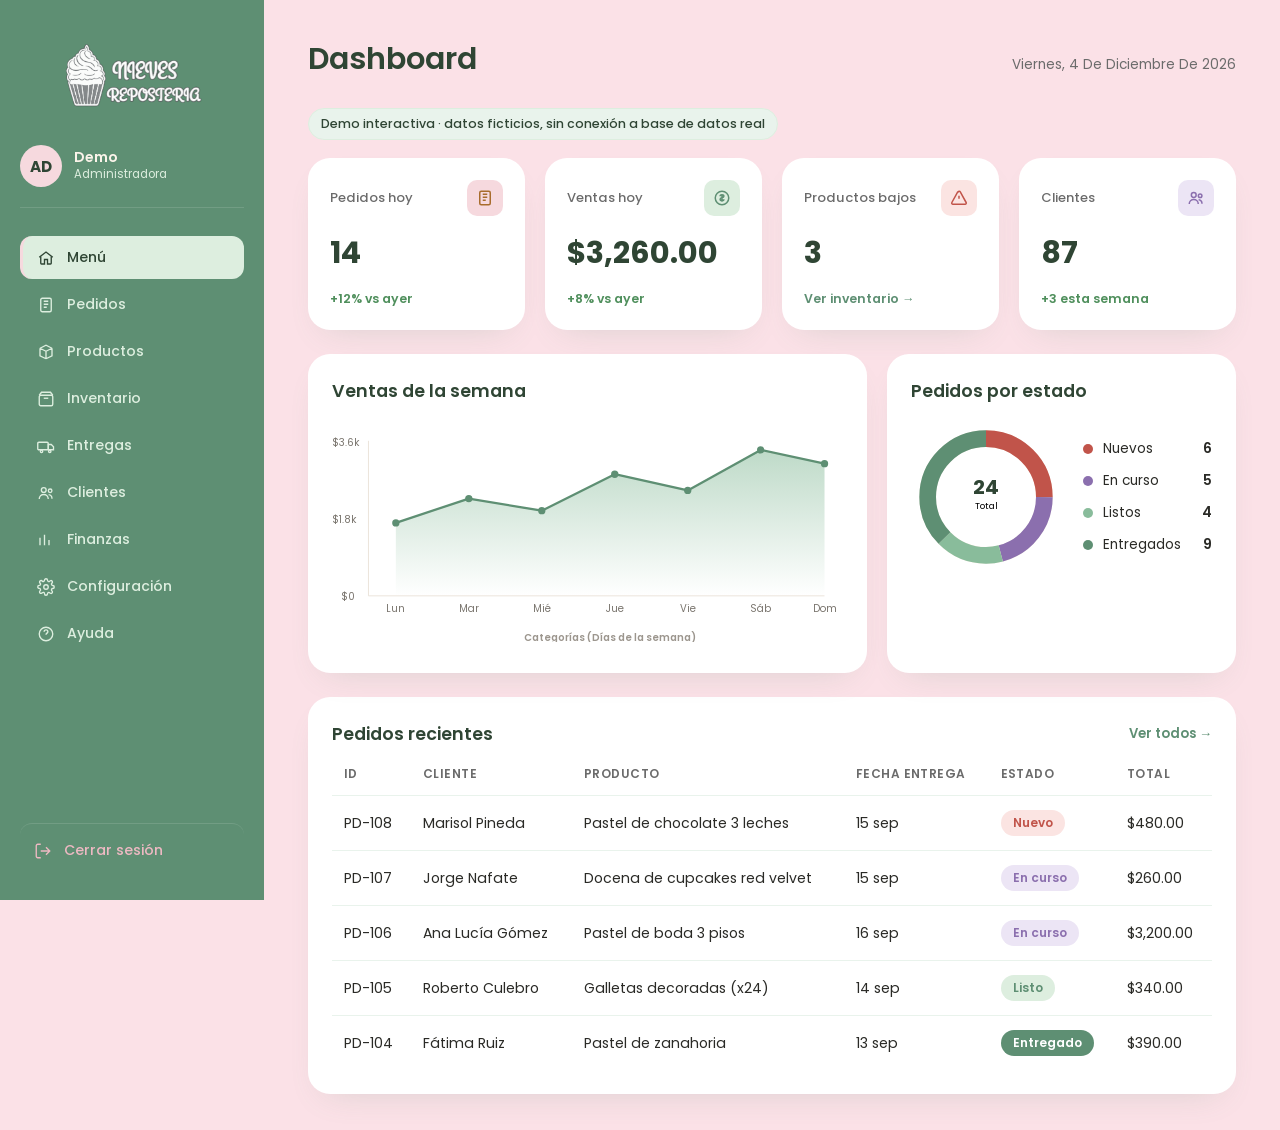
<file: demo/dashboard.html>
<!DOCTYPE html>
<html lang="es">
<head>
    <meta charset="UTF-8" />
    <meta name="viewport" content="width=device-width, initial-scale=1.0" />
    <title>BakingDesk — Dashboard (Demo)</title>
    <link rel="stylesheet" href="css/variables.css">
    <link rel="stylesheet" href="css/dashboard.css">
    <link rel="stylesheet" href="css/toast.css">
</head>
<body>

<div class="app">

    <!-- ================= SIDEBAR ================= -->
    <aside class="sidebar">

        <div class="sidebar__logo-container">
            <img src="img/logo.png" alt="Nieves Repostería" class="sidebar__logo">
        </div>

        <div class="sidebar__user">
            <div class="avatar" id="user-avatar">AD</div>
            <div>
                <div class="sidebar__user-name" id="user-name-display">Demo</div>
                <div class="sidebar__user-role" id="user-role-display">Administradora</div>
            </div>
        </div>

        <nav class="nav">
            <a class="nav__item active" href="dashboard.html" data-real="1">
                <svg viewBox="0 0 24 24" fill="none" stroke="currentColor" stroke-width="1.8"><path d="M3 11l9-7 9 7"/><path d="M5 10v9a1 1 0 001 1h4v-6h4v6h4a1 1 0 001-1v-9"/></svg>
                <span>Menú</span>
            </a>
            <a class="nav__item" href="#" data-toast="Pedidos: disponible en la versión completa">
                <svg viewBox="0 0 24 24" fill="none" stroke="currentColor" stroke-width="1.8"><rect x="5" y="3" width="14" height="18" rx="2"/><path d="M9 7h6M9 11h6M9 15h4"/></svg>
                <span>Pedidos</span>
            </a>
            <a class="nav__item" href="#" data-toast="Productos: disponible en la versión completa">
                <svg viewBox="0 0 24 24" fill="none" stroke="currentColor" stroke-width="1.8"><path d="M20 7l-8-4-8 4m16 0l-8 4m8-4v10l-8 4m0-10L4 7m8 4v10M4 7v10l8 4"/></svg>
                <span>Productos</span>
            </a>
            <a class="nav__item" href="#" data-toast="Inventario: disponible en la versión completa">
                <svg viewBox="0 0 24 24" fill="none" stroke="currentColor" stroke-width="1.8"><rect x="3" y="7" width="18" height="14" rx="2"/><path d="M3 7l3-4h12l3 4"/><path d="M9 11h6"/></svg>
                <span>Inventario</span>
            </a>
            <a class="nav__item" href="#" data-toast="Entregas: disponible en la versión completa">
                <svg viewBox="0 0 24 24" fill="none" stroke="currentColor" stroke-width="1.8"><rect x="1" y="7" width="14" height="10" rx="1.5"/><path d="M15 10h4l3 3v4h-7z"/><circle cx="6" cy="19" r="1.6"/><circle cx="17" cy="19" r="1.6"/></svg>
                <span>Entregas</span>
            </a>
            <a class="nav__item" href="#" data-toast="Clientes: disponible en la versión completa">
                <svg viewBox="0 0 24 24" fill="none" stroke="currentColor" stroke-width="1.8"><circle cx="9" cy="8" r="3.2"/><path d="M3 20c0-3.6 2.7-6 6-6s6 2.4 6 6"/><circle cx="17.5" cy="9" r="2.4"/><path d="M15.5 14.2c2.6.3 4.5 2.5 4.5 5.3"/></svg>
                <span>Clientes</span>
            </a>
            <a class="nav__item" href="#" data-toast="Finanzas: disponible en la versión completa">
                <svg viewBox="0 0 24 24" fill="none" stroke="currentColor" stroke-width="1.8"><path d="M4 19V9m6 10V5m6 14v-7"/></svg>
                <span>Finanzas</span>
            </a>
            <a class="nav__item" href="#" data-toast="Configuración: disponible en la versión completa">
                <svg viewBox="0 0 24 24" fill="none" stroke="currentColor" stroke-width="1.8"><circle cx="12" cy="12" r="3"/><path d="M19.4 15a1.7 1.7 0 00.3 1.9l.1.1a2 2 0 11-2.8 2.8l-.1-.1a1.7 1.7 0 00-1.9-.3 1.7 1.7 0 00-1 1.5V21a2 2 0 11-4 0v-.1a1.7 1.7 0 00-1-1.6 1.7 1.7 0 00-1.9.3l-.1.1a2 2 0 11-2.8-2.8l.1-.1a1.7 1.7 0 00.3-1.9 1.7 1.7 0 00-1.5-1H3a2 2 0 110-4h.1a1.7 1.7 0 001.5-1 1.7 1.7 0 00-.3-1.9l-.1-.1a2 2 0 112.8-2.8l.1.1a1.7 1.7 0 001.9.3H9a1.7 1.7 0 001-1.5V3a2 2 0 114 0v.1a1.7 1.7 0 001 1.5 1.7 1.7 0 001.9-.3l.1-.1a2 2 0 112.8 2.8l-.1.1a1.7 1.7 0 00-.3 1.9V9a1.7 1.7 0 001.5 1H21a2 2 0 110 4h-.1a1.7 1.7 0 00-1.5 1z"/></svg>
                <span>Configuración</span>
            </a>
            <a class="nav__item" href="#" data-toast="Ayuda: disponible en la versión completa">
                <svg viewBox="0 0 24 24" fill="none" stroke="currentColor" stroke-width="1.8">
                    <circle cx="12" cy="12" r="9"/>
                    <path d="M9.5 9a2.5 2.5 0 015 0c0 1.7-2.5 2-2.5 4"/>
                    <path d="M12 17h.01"/>
                </svg>
                <span>Ayuda</span>
            </a>
        </nav>

        <a class="nav__logout" href="login.html">
            <svg viewBox="0 0 24 24" fill="none" stroke="currentColor" stroke-width="1.8"><path d="M9 21H5a2 2 0 01-2-2V5a2 2 0 012-2h4"/><path d="M16 17l5-5-5-5M21 12H9"/></svg>
            <span>Cerrar sesión</span>
        </a>
    </aside>

    <!-- ================= MAIN ================= -->
    <main>
        <div class="topbar">
            <h1>Dashboard</h1>
            <span class="topbar__date" id="today"></span>
        </div>

        <div class="demo-tag">Demo interactiva · datos ficticios, sin conexión a base de datos real</div>

        <section class="stats">
            <div class="stat-card">
                <div class="stat-card__top">
                    <span class="stat-card__label">Pedidos hoy</span>
                    <span class="stat-icon blush">
                        <svg viewBox="0 0 24 24" fill="none" stroke="currentColor" stroke-width="2"><rect x="5" y="3" width="14" height="18" rx="2"/><path d="M9 7h6M9 11h6M9 15h4"/></svg>
                    </span>
                </div>
                <span class="stat-card__value" id="stat-pedidos">0</span>
                <span class="stat-card__delta up" id="delta-pedidos">+12% vs ayer</span>
            </div>

            <div class="stat-card">
                <div class="stat-card__top">
                    <span class="stat-card__label">Ventas hoy</span>
                    <span class="stat-icon sage">
                        <svg viewBox="0 0 24 24" fill="none" stroke="currentColor" stroke-width="2"><circle cx="12" cy="12" r="9"/><path d="M12 7v10M9.5 9.5c0-1.4 1.1-2 2.5-2s2.5.7 2.5 2-1.1 1.7-2.5 2-2.5.7-2.5 2 1.1 2 2.5 2 2.5-.6 2.5-2"/></svg>
                    </span>
                </div>
                <span class="stat-card__value" id="stat-ventas">$0.00</span>
                <span class="stat-card__delta up" id="delta-ventas">+8% vs ayer</span>
            </div>

            <div class="stat-card">
                <div class="stat-card__top">
                    <span class="stat-card__label">Productos bajos</span>
                    <span class="stat-icon error">
                        <svg viewBox="0 0 24 24" fill="none" stroke="currentColor" stroke-width="2"><path d="M12 9v4M12 17h.01"/><path d="M10.3 3.9L2.5 18a1.6 1.6 0 001.4 2.4h16.2a1.6 1.6 0 001.4-2.4L13.7 3.9a1.6 1.6 0 00-2.8 0z"/></svg>
                    </span>
                </div>
                <span class="stat-card__value" id="stat-bajos">0</span>
                <a class="stat-card__delta link" href="#" data-toast="Inventario: disponible en la versión completa">Ver inventario →</a>
            </div>

            <div class="stat-card">
                <div class="stat-card__top">
                    <span class="stat-card__label">Clientes</span>
                    <span class="stat-icon plum">
                        <svg viewBox="0 0 24 24" fill="none" stroke="currentColor" stroke-width="2"><circle cx="9" cy="8" r="3.2"/><path d="M3 20c0-3.6 2.7-6 6-6s6 2.4 6 6"/><circle cx="17.5" cy="9" r="2.4"/><path d="M15.5 14.2c2.6.3 4.5 2.5 4.5 5.3"/></svg>
                    </span>
                </div>
                <span class="stat-card__value" id="stat-clientes">0</span>
                <span class="stat-card__delta up" id="delta-clientes">+3 esta semana</span>
            </div>
        </section>

        <!-- ---- Charts ---- -->
        <section class="charts-row">
            <div class="card">
                <h3 class="card__title">Ventas de la semana</h3>
                <svg viewBox="0 0 560 220" width="100%" height="220" id="chart-ventas">
                    <line x1="40" y1="10" x2="40" y2="180" stroke="#e9e2d8" stroke-width="1"/>
                    <line x1="40" y1="180" x2="540" y2="180" stroke="#e9e2d8" stroke-width="1"/>
                    <text x="10" y="185" font-size="11" fill="#7a756e" font-family="Poppins">$0</text>
                    <text x="0" y="100" font-size="11" fill="#7a756e" font-family="Poppins" id="lbl-mid">$0</text>
                    <text x="0" y="16" font-size="11" fill="#7a756e" font-family="Poppins" id="lbl-max">$0</text>

                    <defs>
                        <linearGradient id="salesFill" x1="0" y1="0" x2="0" y2="1">
                            <stop offset="0%" stop-color="#89bc9b" stop-opacity="0.55"/>
                            <stop offset="100%" stop-color="#89bc9b" stop-opacity="0"/>
                        </linearGradient>
                    </defs>

                    <polygon id="chart-polygon" points="" fill="url(#salesFill)"/>
                    <polyline id="chart-line" points="" fill="none" stroke="#5e8f73" stroke-width="2.5" stroke-linecap="round" stroke-linejoin="round"/>
                    <g id="chart-points" fill="#5e8f73"></g>

                    <g font-size="11" fill="#7a756e" font-family="Poppins" text-anchor="middle">
                        <text x="70" y="198">Lun</text><text x="150" y="198">Mar</text>
                        <text x="230" y="198">Mié</text><text x="310" y="198">Jue</text>
                        <text x="390" y="198">Vie</text><text x="470" y="198">Sáb</text>
                        <text x="540" y="198">Dom</text>
                    </g>
                </svg>
            </div>

            <div class="card">
                <h3 class="card__title">Pedidos por estado</h3>
                <div class="donut-wrap">
                    <svg viewBox="0 0 180 180" width="150" height="150">
                        <g transform="rotate(-90 90 90)">
                            <circle cx="90" cy="90" r="70" fill="none" stroke="#f5eee2" stroke-width="20"/>
                            <circle id="donut-nuevo" cx="90" cy="90" r="70" fill="none" stroke="#c1544a" stroke-width="20" stroke-dasharray="0 440" stroke-dashoffset="0"/>
                            <circle id="donut-curso" cx="90" cy="90" r="70" fill="none" stroke="#8b6fae" stroke-width="20" stroke-dasharray="0 440" stroke-dashoffset="0"/>
                            <circle id="donut-listo" cx="90" cy="90" r="70" fill="none" stroke="#89bc9b" stroke-width="20" stroke-dasharray="0 440" stroke-dashoffset="0"/>
                            <circle id="donut-entregado" cx="90" cy="90" r="70" fill="none" stroke="#5e8f73" stroke-width="20" stroke-dasharray="0 440" stroke-dashoffset="0"/>
                        </g>
                        <text x="90" y="86" text-anchor="middle" class="donut-center-label" font-family="Poppins" id="donut-total">0</text>
                        <text x="90" y="104" text-anchor="middle" class="donut-center-sub" font-family="Poppins">Total</text>
                    </svg>

                    <div class="legend">
                        <div class="legend__item"><span class="legend__dot" style="background:#c1544a"></span>Nuevos <span class="legend__count" id="leg-nuevo">0</span></div>
                        <div class="legend__item"><span class="legend__dot" style="background:#8b6fae"></span>En curso <span class="legend__count" id="leg-curso">0</span></div>
                        <div class="legend__item"><span class="legend__dot" style="background:#89bc9b"></span>Listos <span class="legend__count" id="leg-listo">0</span></div>
                        <div class="legend__item"><span class="legend__dot" style="background:#5e8f73"></span>Entregados <span class="legend__count" id="leg-entregado">0</span></div>
                    </div>
                </div>
            </div>
        </section>

        <section class="card">
            <div class="card__header">
                <h3 class="card__title" style="margin:0;">Pedidos recientes</h3>
                <a class="link-muted" href="#" data-toast="Ver todos los pedidos: disponible en la versión completa">Ver todos →</a>
            </div>
            <table>
                <thead>
                <tr>
                    <th>ID</th><th>Cliente</th><th>Producto</th><th>Fecha entrega</th><th>Estado</th><th>Total</th>
                </tr>
                </thead>
                <tbody id="tabla-body"></tbody>
            </table>
        </section>
    </main>
</div>

<div class="toast" id="toast">
    <span class="icon-check">
        <svg viewBox="0 0 24 24" fill="none" stroke="white" stroke-width="2.5"><path d="M20 6L9 17l-5-5"/></svg>
    </span>
    <span id="toast-msg"></span>
</div>

<script src="js/toast.js"></script>
<script src="js/dashboard-demo.js"></script>
</body>
</html>
</file>
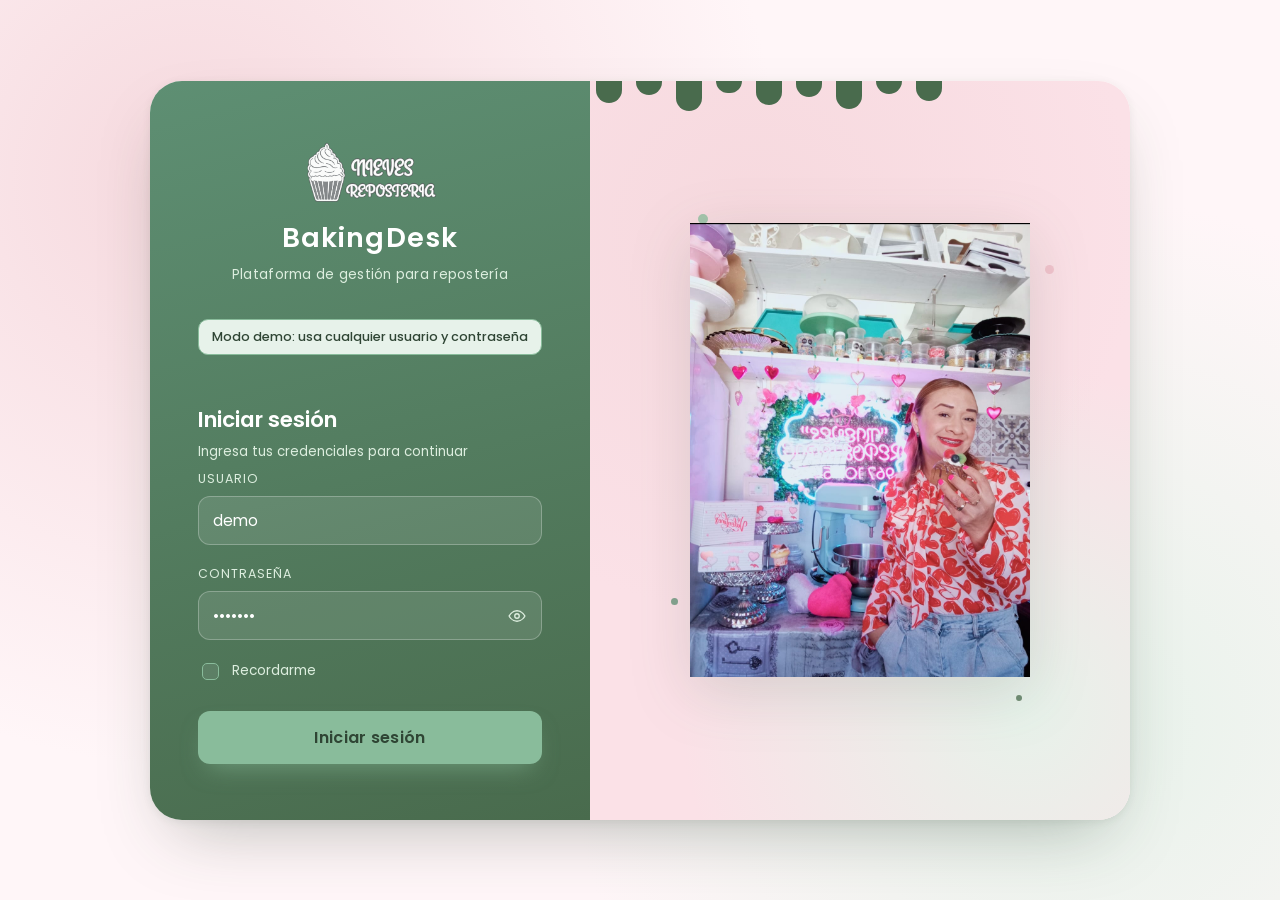
<file: demo/login.html>
<!DOCTYPE html>
<html lang="es">
<head>
  <meta charset="UTF-8" />
  <meta name="viewport" content="width=device-width, initial-scale=1.0" />
  <title>BakingDesk — Iniciar sesión (Demo)</title>
  <link rel="stylesheet" href="css/login.css">
</head>
<body>

<main class="card">

  <section class="panel-form">
    <div class="brand">
      <div class="brand__mark" aria-hidden="true">
        <img src="img/logo.png" class="brand__logo-img" alt="Logo Nieves Repostería">
      </div>
      <p class="brand__title">BakingDesk</p>
      <p class="brand__subtitle">Plataforma de gestión para repostería</p>
    </div>

    <div class="demo-banner">
      Modo demo: usa cualquier usuario y contraseña
    </div>

    <form id="login-form" novalidate>
      <h2 class="form-title">Iniciar sesión</h2>
      <p class="form-hint">Ingresa tus credenciales para continuar</p>

      <p class="login-error" id="login-error">Usuario o contraseña incorrectos.</p>

      <div class="field">
        <label for="username">Usuario</label>
        <input type="text" id="username" name="username" autocomplete="username" placeholder="demo" value="demo" required />
      </div>

      <div class="field field-password">
        <label for="password">Contraseña</label>
        <input type="password" id="password" name="password" autocomplete="current-password" placeholder="••••••••" value="demo123" required />
        <button type="button" class="toggle-visibility" id="toggle-password" aria-label="Mostrar contraseña">
          <svg viewBox="0 0 24 24" fill="none" stroke="currentColor" stroke-width="1.8">
            <path d="M1.5 12S5 5 12 5s10.5 7 10.5 7-3.5 7-10.5 7S1.5 12 1.5 12Z"/>
            <circle cx="12" cy="12" r="3"/>
          </svg>
        </button>
      </div>

      <label class="remember">
        <input type="checkbox" id="remember" name="remember" />
        Recordarme
      </label>

      <button type="submit" class="btn-submit">Iniciar sesión</button>
    </form>
  </section>

  <div class="drip-row" aria-hidden="true">
    <span class="drip" style="left:6px; height:22px;"></span>
    <span class="drip" style="left:46px; height:14px;"></span>
    <span class="drip" style="left:86px; height:30px;"></span>
    <span class="drip" style="left:126px; height:12px;"></span>
    <span class="drip" style="left:166px; height:24px;"></span>
    <span class="drip" style="left:206px; height:16px;"></span>
    <span class="drip" style="left:246px; height:28px;"></span>
    <span class="drip" style="left:286px; height:13px;"></span>
    <span class="drip" style="left:326px; height:20px;"></span>
  </div>

  <section class="panel-visual" aria-hidden="true">
    <span class="sprinkle"></span>
    <span class="sprinkle"></span>
    <span class="sprinkle"></span>
    <span class="sprinkle"></span>
    <img src="img/login-art.jpg" class="client-image-animated" alt="Ilustración Nieves Repostería">
  </section>

</main>

<script src="js/login-demo.js"></script>

</body>
</html>
</file>
<file: demo/css/variables.css>
:root {
  /* Design Tokens */
  --sage-900: #2f4534; --sage-700: #496b4d; --sage-500: #7fa885;
  --sage-200: #c9dccb; --sage-100: #e9f1ea;
  --cream: #fbf4ea; --blush-bg: #fbe1e7; --blush: #f6d9de; --blush-deep: #eeb9c3;
  --caramel: #c98a3e; --caramel-deep: #a86c2c; --caramel-soft: #f6e6d0;
  --plum: #8b6fae; --plum-soft: #ece5f5;
  --ink: #2a2a26; --ink-soft: #7a756e; --white: #ffffff;
  --error: #c1544a; --error-soft: #fbe4e2;
  --success: #4f8f5c; --success-soft: #e4f3e7;
  --radius-lg: 22px; --radius-md: 14px;
  --shadow-card: 0 14px 34px -18px rgba(47,69,52,0.28);
}
</file>
<file: demo/css/dashboard.css>
@font-face{
    font-family:'Poppins';
    src:url('fonts/Poppins-Regular.ttf') format('truetype');
    font-weight:400;
    font-style:normal;
    font-display:swap;
}
@font-face{
    font-family:'Poppins';
    src:url('fonts/Poppins-Medium.ttf') format('truetype');
    font-weight:500;
    font-style:normal;
    font-display:swap;
}
@font-face{
    font-family:'Poppins';
    src:url('fonts/Poppins-SemiBold.ttf') format('truetype');
    font-weight:600;
    font-style:normal;
    font-display:swap;
}
@font-face{
    font-family:'Poppins';
    src:url('fonts/Poppins-Bold.ttf') format('truetype');
    font-weight:700;
    font-style:normal;
    font-display:swap;
}

:root{
    --sage-900:#2f4534;
    --sage-700:#5e8f73;
    --sage-500:#89bc9b;
    --sage-200:#ddeedf;
    --sage-100:#e9f3ec;
    --sidebar:#5e8f73;
    --sidebar-hover:#6c9b7f;
    --sidebar-active:#ddeedf;
    --primary:#f6d9de;
    --primary-hover:#74ae88;
    --cream:#fbf4ea;
    --blush-bg:#fbe1e7;
    --blush:#f6d9de;
    --blush-deep:#eeb9c3;
    --caramel:#c98a3e;
    --caramel-deep:#a86c2c;
    --plum:#8b6fae;
    --plum-soft:#ece5f5;
    --ink:#2a2a26;
    --ink-soft:#6b6b6b;
    --white:#ffffff;
    --error:#c1544a;
    --error-soft:#fbe4e2;
    --success:#4f8f5c;
    --radius-lg:22px;
    --radius-md:14px;
    --shadow-card:0 14px 34px -18px rgba(94,143,115,0.24);
}
*{ box-sizing:border-box; }

body{
    margin:0;
    font-family:'Poppins', sans-serif;
    color:var(--ink);
    background:var(--blush-bg);
}

.app{
    display:grid;
    grid-template-columns:264px 1fr;
    min-height:100vh;
}

/* transición de entrada/salida de la página ---- */
@keyframes pageFadeIn{
    from{ opacity:0; transform:translateY(8px); }
    to{ opacity:1; transform:translateY(0); }
}
@keyframes pageFadeOut{
    from{ opacity:1; transform:translateY(0); }
    to{ opacity:0; transform:translateY(-8px); }
}
.app{ animation:pageFadeIn .35s ease both; }
.app.is-leaving{ animation:pageFadeOut .2s ease both; pointer-events:none; }

/*SIDEBAR */
.sidebar{
    background:var(--sidebar);
    color:var(--cream);
    padding:28px 20px;
    display:flex;
    flex-direction:column;
    gap:28px;
    position:sticky;
    top:0;
    height:100vh;
}

.sidebar__user{
    display:flex; align-items:center; gap:12px;
    padding-bottom:20px;
    border-bottom:1px solid rgba(255,255,255,0.12);
}

.avatar {
    width: 42px;
    height: 42px;
    border-radius: 50%;
    background: #f6d9de !important; 
    display: flex;
    align-items: center;
    justify-content: center;
    font-family: 'Poppins', sans-serif;
    font-weight: 700;
    font-size: 0.95rem;
    color: #2f4534 !important;     
    flex-shrink: 0;
}

.sidebar__user-name{ font-size:0.88rem; font-weight:600; line-height:1.2; }
.sidebar__user-role{ font-size:0.72rem; color:var(--sage-200); }

nav.nav{ display:flex; flex-direction:column; gap:4px; flex:1; }

.nav__item{
    display:flex; align-items:center; gap:12px;
    padding:11px 14px;
    border-radius:12px;
    color:var(--sage-200);
    text-decoration:none;
    font-size:0.88rem;
    font-weight:500;
    border-left:3px solid transparent;
    transition:background .15s ease, color .15s ease;
}

.nav__item svg{ width:18px; height:18px; flex-shrink:0; }

.nav__item:hover{ background:var(--sidebar-hover); color:var(--white); }

.nav__item.active{
    background:var(--sidebar-active);
    color:var(--sage-900);
    border-left-color:var(--primary);
}

.nav__logout{
    display:flex; align-items:center; gap:12px;
    padding:11px 14px; border-radius:12px;
    color:var(--blush-deep);
    text-decoration:none; font-size:0.88rem; font-weight:500;
    border-top:1px solid rgba(255,255,255,0.12);
    padding-top:16px; margin-top:4px;
}
.nav__logout svg{ width:18px; height:18px; }
.nav__logout:hover{ color:var(--cream); }

/* ================= MAIN ================= */
main{ padding:36px 44px; }

.topbar{
    display:flex; align-items:baseline; justify-content:space-between;
    margin-bottom:28px; flex-wrap:wrap; gap:8px;
}

.topbar h1{
    font-family:'Poppins', sans-serif; font-weight:600;
    font-size:1.9rem; margin:0; color:var(--sage-900);
}

.topbar__date{
    font-size:0.85rem; color:var(--ink-soft);
    text-transform:capitalize;
}

/* ---- Stat cards ---- */
.stats{
    display:grid; grid-template-columns:repeat(4, 1fr);
    gap:20px; margin-bottom:24px;
}

.stat-card{
    background:var(--white);
    border-radius:var(--radius-lg);
    padding:22px;
    box-shadow:var(--shadow-card);
    display:flex; flex-direction:column; gap:14px;
    transition:transform .15s ease, box-shadow .15s ease;
}
.stat-card:hover{ transform:translateY(-3px); box-shadow:0 18px 40px -16px rgba(47,69,52,0.32); }

.stat-card__top{ display:flex; align-items:center; justify-content:space-between; }

.stat-card__label{ font-size:0.82rem; color:var(--ink-soft); font-weight:500; }

.stat-icon{
    width:36px; height:36px; border-radius:10px;
    display:flex; align-items:center; justify-content:center;
    transition:transform .15s ease;
}
.stat-card:hover .stat-icon{ transform:scale(1.08); }
.stat-icon svg{ width:18px; height:18px; }
.stat-icon.blush{ background:var(--blush); color:var(--caramel-deep); }
.stat-icon.sage{ background:var(--sidebar-active); color:var(--sage-700); }
.stat-icon.plum{ background:var(--plum-soft); color:var(--plum); }
.stat-icon.error{ background:var(--error-soft); color:var(--error); }

.stat-card__value{ font-family:'Poppins', sans-serif; font-weight:700; font-size:1.9rem; color:var(--sage-900); }

.stat-card__delta{
    font-size:0.78rem; font-weight:600;
    display:inline-flex; align-items:center; gap:4px; width:fit-content;
}
.stat-card__delta.up{ color:var(--success); }
.stat-card__delta.link{
    color:var(--sage-700); text-decoration:none; cursor:pointer;
    transition:color .15s ease;
}
.stat-card__delta.link:hover{ text-decoration:underline; }

/* ---- Charts row ---- */
.charts-row{
    display:grid; grid-template-columns:1.6fr 1fr;
    gap:20px; margin-bottom:24px;
}

.card{
    background:var(--white);
    border-radius:var(--radius-lg);
    padding:24px;
    box-shadow:var(--shadow-card);
}

.card__title{
    font-family:'Poppins', sans-serif; font-weight:600;
    font-size:1.1rem; margin:0 0 18px; color:var(--sage-900);
}

.card__header{
    display:flex; align-items:center; justify-content:space-between;
    margin-bottom:18px;
}

.link-muted{
    font-size:0.82rem; color:var(--sage-700);
    text-decoration:none; font-weight:600;
}
.link-muted:hover{ text-decoration:underline; }

/* ---- animación de las gráficas generándose ---- */


#chart-line{ transition: stroke-dashoffset .9s ease; }
#chart-polygon{ transition: opacity .6s ease .5s; }

.chart-dot{
    transform-box: fill-box;
    transform-origin: center;
    transform: scale(0);
    transition: transform .35s cubic-bezier(.34,1.56,.64,1);
}
.chart-dot.is-visible{ transform: scale(1); }

/* arcos de la dona "Pedidos por estado": crecen desde 0 hasta su tamaño real */
#donut-nuevo, #donut-curso, #donut-listo, #donut-entregado{
    transition: stroke-dasharray .7s cubic-bezier(.22,.9,.32,1);
}

/* filas de la tabla "Pedidos recientes": entran con fade + slide escalonado */
@keyframes rowFadeIn{
    from{ opacity:0; transform:translateY(6px); }
    to{ opacity:1; transform:translateY(0); }
}
tbody tr.row-in{
    opacity:0;
    animation: rowFadeIn .4s ease forwards;
}

/* Donut legend */
.donut-wrap{ display:flex; align-items:center; gap:22px; }
.donut-center-label{
    font-family:'Poppins', sans-serif; font-weight:700; font-size:1.5rem; fill:var(--sage-900);
}
.donut-center-sub{ font-size:0.68rem; color:var(--ink-soft); }

.legend{ display:flex; flex-direction:column; gap:12px; flex:1; }
.legend__item{ display:flex; align-items:center; gap:10px; font-size:0.85rem; }
.legend__dot{ width:10px; height:10px; border-radius:50%; flex-shrink:0; }
.legend__count{ margin-left:auto; font-weight:600; }

/* ---- Table ---- */
table{ width:100%; border-collapse:collapse; }
thead th{
    text-align:left; font-size:0.75rem; text-transform:uppercase;
    letter-spacing:0.04em; color:var(--ink-soft);
    padding:0 12px 12px; font-weight:600;
}
tbody tr{ transition:background .15s ease; }
tbody td{
    padding:14px 12px; font-size:0.88rem;
    border-top:1px solid var(--sage-100);
}
tbody tr:hover{ background:var(--cream); }

.badge{
    display:inline-block; padding:4px 12px; border-radius:999px;
    font-size:0.75rem; font-weight:600;
}
.badge.nuevo{ background:var(--error-soft); color:var(--error); }
.badge.en-curso{ background:var(--plum-soft); color:var(--plum); }
.badge.listo{ background:var(--sidebar-active); color:var(--sage-700); }
.badge.entregado{ background:var(--sage-700); color:var(--white); }

@media (max-width:1080px){
    .stats{ grid-template-columns:repeat(2,1fr); }
    .charts-row{ grid-template-columns:1fr; }
}

@media (max-width:820px){
    .app{ grid-template-columns:1fr; }
    .sidebar{ position:relative; height:auto; flex-direction:row; flex-wrap:wrap; padding:16px; }
    .sidebar__user{ border:none; padding:0; }
    nav.nav{ flex-direction:row; flex-wrap:wrap; }
    .nav__item span, .sidebar__user-role, .sidebar__user-name{ display:none; }
    .nav__logout{ border:none; margin:0; padding:11px 14px; }
    main{ padding:24px; }
    .stats{ grid-template-columns:1fr 1fr; }
    table{ display:block; overflow-x:auto; }
}

/* ---- NUEVO: respeta la preferencia de menos movimiento del sistema ---- */
@media (prefers-reduced-motion: reduce){
    .app{ animation:none; }
    .app.is-leaving{ animation:none; }
    #chart-line, #chart-polygon, .chart-dot,
    #donut-nuevo, #donut-curso, #donut-listo, #donut-entregado{ transition:none; }
    .chart-dot{ transform:scale(1); }
    tbody tr.row-in{ animation:none; opacity:1; }
    .stat-card:hover{ transform:none; }
    .stat-card:hover .stat-icon{ transform:none; }
}
/* ---- Contenedor y Animación del Logotipo ---- */
.sidebar__logo-container {
    display: flex;
    justify-content: center;
    align-items: center;
    padding: 10px 0 5px 0;
    width: 100%;
}

.sidebar__logo {
    max-width: 160px;
    height: auto;
    object-fit: contain;
    animation: logoEntrance 1.2s cubic-bezier(0.25, 1, 0.5, 1) forwards;
}

/* Animación sutil de entrada (escala y desvanecimiento) */
@keyframes logoEntrance {
    0% {
        opacity: 0;
        transform: scale(0.9) translateY(-5px);
    }
    100% {
        opacity: 1;
        transform: scale(1) translateY(0);
    }
}


/* --- Añadido para la demo del portafolio --- */
.demo-tag{
  display: inline-block;
  background: var(--sage-100, #e9f1ea);
  color: var(--sage-900, #2f4534);
  border: 1px solid var(--sage-200, #c9dccb);
  font-size: 0.78rem;
  font-weight: 500;
  padding: 6px 12px;
  border-radius: 999px;
  margin: -6px 0 18px 0;
}
</file>
<file: demo/css/toast.css>
/* toast.css */
.toast {
    position: fixed;
    bottom: 28px;
    right: 28px;
    background: var(--sage-900, #2F4534); /* Respaldo de color por si acaso */
    color: var(--white, #FFFFFF);
    padding: 14px 20px;
    border-radius: 14px;
    display: flex;
    align-items: center;
    gap: 10px;
    box-shadow: 0 16px 34px -12px rgba(47,69,52,0.55);
    font-size: 0.87rem;
    font-family: 'Poppins', sans-serif;
    font-weight: 500;
    transform: translateY(20px);
    opacity: 0;
    pointer-events: none;
    transition: all .25s ease;
    z-index: 9999; /* Asegura que siempre esté por encima de todo */
}

.toast.is-visible {
    transform: translateY(0);
    opacity: 1;
}

.toast .icon-check {
    width: 22px;
    height: 22px;
    border-radius: 50%;
    background: var(--sage-500, #89BC9B);
    display: flex;
    align-items: center;
    justify-content: center;
    flex-shrink: 0;
}

.toast .icon-check svg {
    width: 13px;
    height: 13px;
}
</file>
<file: demo/css/login.css>
@font-face{
  font-family:'Poppins';
  src:url('fonts/Poppins-Regular.ttf') format('truetype');
  font-weight:400;
  font-style:normal;
  font-display:swap;
}
@font-face{
  font-family:'Poppins';
  src:url('fonts/Poppins-Medium.ttf') format('truetype');
  font-weight:500;
  font-style:normal;
  font-display:swap;
}
@font-face{
  font-family:'Poppins';
  src:url('fonts/Poppins-SemiBold.ttf') format('truetype');
  font-weight:600;
  font-style:normal;
  font-display:swap;
}
@font-face{
  font-family:'Poppins';
  src:url('fonts/Poppins-Bold.ttf') format('truetype');
  font-weight:700;
  font-style:normal;
  font-display:swap;
}

:root{
  --sidebar:#5E8F73;
  --sidebar-dark:#496B4D;
  --sidebar-hover:#6C9B7F;
  --sidebar-active:#DDEEDF;
  --primary:#89BC9B;
  --primary-hover:#74AE88;
  --primary-soft:#E7F2EA;
  --background:#FBE1E7;
  --background-soft:#FFF6F8;
  --card:#FFFFFF;
  --title:#2F4534;
  --text:#434343;
  --text-light:#6B6B6B;
  --border:#E7E2E3;
  --blush:#F6D9DE;
  --blush-deep:#EEB9C3;
  --error:#C1544A;
  --error-soft:#FBE4E2;
}

*{ box-sizing:border-box; }

body{
  margin:0;
  min-height:100vh;
  display:flex;
  align-items:center;
  justify-content:center;
  padding:32px;
  background:
          radial-gradient(circle at 15% 20%, var(--blush) 0%, transparent 45%),
          radial-gradient(circle at 85% 80%, var(--primary-soft) 0%, transparent 40%),
          var(--background-soft);
  font-family:'Poppins', sans-serif;
  color:var(--text);
}

.card{
  position:relative;
  display:flex;
  width:100%;
  max-width:980px;
  min-height:600px;
  background:var(--card);
  border-radius:32px;
  overflow:hidden;
  box-shadow:0 30px 70px -25px rgba(47,69,52,0.35), 0 2px 8px rgba(47,69,52,0.08);
  animation:rise .6s cubic-bezier(.2,.8,.2,1) both;
}

@keyframes rise{
  from{ opacity:0; transform:translateY(18px); }
  to{ opacity:1; transform:translateY(0); }
}

/* ---------------- Panel izquierdo ---------------- */
.panel-form{
  position:relative;
  flex:0 0 440px;
  background:linear-gradient(165deg, var(--sidebar) 0%, var(--sidebar-dark) 100%);
  color:#FFFFFF;
  padding:56px 48px;
  display:flex;
  flex-direction:column;
  justify-content:center;
  gap:34px;
  z-index:1;
}

.brand{ text-align:center; }

/* === BLOQUE MODIFICADO: Ajustes del contenedor del logo === */
.brand__mark{
  width: auto; 
  height: 70px; 
  margin: 0 auto 10px; 
  display: block; 
}

/* === BLOQUE MODIFICADO: Nuevos estilos para la imagen del logo === */
.brand__logo-img {
  max-height: 100%; 
  width: auto; 
  display: block;
  margin: 0 auto;


  animation: logoPulse 2.5s ease-in-out infinite;
}

/* === NUEVA ANIMACIÓN: Latido del Logo === */
@keyframes logoPulse {
  0% { transform: scale(1); filter: drop-shadow(0 0 0px rgba(255,255,255,0)); }
  50% { transform: scale(1.05); filter: drop-shadow(0 0 8px rgba(255,255,255,0.3)); }
  100% { transform: scale(1); filter: drop-shadow(0 0 0px rgba(255,255,255,0)); }
}

.brand__title{
  font-family:'Poppins', sans-serif;
  font-weight:600;
  font-size:1.7rem;
  letter-spacing:0.04em;
  margin:0;
}

.brand__subtitle{
  font-size:0.85rem;
  color:var(--sidebar-active);
  margin:6px 0 0;
  letter-spacing:0.02em;
}

h2.form-title{
  font-family:'Poppins', sans-serif;
  font-weight:600;
  font-size:1.35rem;
  margin:0 0 6px;
}

.form-hint{
  font-size:0.83rem;
  color:var(--sidebar-active);
  margin:0 0 8px;
}

.field{ position:relative; margin-bottom:20px; }

.field label{
  display:block;
  font-size:0.78rem;
  text-transform:uppercase;
  letter-spacing:0.08em;
  color:var(--sidebar-active);
  margin-bottom:8px;
}

.field input[type="text"],
.field input[type="password"]{
  width:100%;
  padding:12px 14px;
  border:1px solid rgba(255,255,255,0.26);
  border-radius:12px;
  background:rgba(255,255,255,0.10);
  color:#FFFFFF;
  font-family:'Poppins', sans-serif;
  font-size:0.95rem;
  outline:none;
  transition:border-color .2s ease, background .2s ease, box-shadow .2s ease;
}

.field input::placeholder{ color:rgba(255,255,255,0.56); }

.field input:focus{
  border-color:var(--primary);
  background:rgba(255,255,255,0.15);
  box-shadow:0 0 0 3px rgba(137,188,155,0.20);
}

.field-password{ position:relative; }

.toggle-visibility{
  position:absolute;
  right:12px; top:38px;
  background:none; border:none; cursor:pointer;
  padding:4px;
  color:var(--sidebar-active);
  display:flex;
}
.toggle-visibility:hover{ color:#FFFFFF; }
.toggle-visibility svg{ width:18px; height:18px; }

.remember{
  display:flex; align-items:center; gap:10px;
  font-size:0.85rem; color:var(--sidebar-active);
  margin-bottom:28px; cursor:pointer; user-select:none;
}

.remember input{
  appearance:none; width:17px; height:17px;
  border:1.5px solid var(--primary);
  border-radius:5px; cursor:pointer; position:relative;
  background:rgba(255,255,255,0.08);
}
.remember input:checked{ background:var(--primary); border-color:var(--primary); }
.remember input:checked::after{
  content:"✓"; position:absolute; inset:0;
  display:flex; align-items:center; justify-content:center;
  font-size:11px; color:var(--title); font-weight:700;
}

.btn-submit{
  width:100%;
  padding:14px;
  border:none;
  border-radius:12px;
  background:var(--primary);
  color:var(--title);
  font-family:'Poppins', sans-serif;
  font-weight:600;
  font-size:1rem;
  letter-spacing:0.02em;
  cursor:pointer;
  box-shadow:0 12px 24px -10px rgba(137,188,155,0.58);
  transition:transform .15s ease, box-shadow .15s ease, background .15s ease;
}
.btn-submit:hover{
  background:var(--primary-hover);
  transform:translateY(-2px);
  box-shadow:0 16px 28px -10px rgba(116,174,136,0.68);
}
.btn-submit:active{ transform:translateY(0); }

.login-error{
  display:none;
  background:rgba(193,84,74,0.20);
  border:1px solid rgba(255,255,255,0.30);
  color:#FFE7E4;
  border-radius:10px;
  padding:10px 14px;
  font-size:0.83rem;
  margin-bottom:18px;
}
.login-error.is-visible{ display:block; }

/* -------- Goteo de betún: divisor firma del diseño -------- */
.drip-row{
  position:absolute;
  top:0; bottom:0; left:440px;
  width:0; z-index:2;
  pointer-events:none;
}
.drip{
  position:absolute;
  top:0;
  width:26px;
  background:var(--sidebar-dark);
  border-radius:0 0 13px 13px;
  left:-13px;
}

/* ---------------- Panel derecho (visual) ---------------- */
.panel-visual{
  flex:1;
  position:relative;
  background:
          radial-gradient(circle at 30% 20%, var(--blush) 0%, transparent 55%),
          radial-gradient(circle at 80% 85%, var(--primary-soft) 0%, transparent 45%),
          var(--background);
  display:flex;
  align-items:center;
  justify-content:center;
  padding:40px;
}

/* ---- Imagen de la clienta (se mantiene igual) ---- */
.client-image-animated {
  width: 80%;
  max-width: 340px;
  height: auto;
  object-fit: contain;
  animation: softFloat 4s ease-in-out infinite;
  filter: drop-shadow(0 15px 30px rgba(47, 69, 52, 0.15));
}

.sprinkle{
  position:absolute;
  border-radius:50%;
  opacity:0.75;
  animation:float 5s ease-in-out infinite;
}
.sprinkle:nth-child(1){ width:10px; height:10px; background:var(--primary); top:18%; left:20%; animation-delay:0s; }
.sprinkle:nth-child(2){ width:7px; height:7px; background:var(--sidebar); top:70%; left:15%; animation-delay:1.2s; }
.sprinkle:nth-child(3){ width:9px; height:9px; background:var(--blush-deep); top:25%; right:14%; animation-delay:.6s; }
.sprinkle:nth-child(4){ width:6px; height:6px; background:var(--sidebar-dark); bottom:16%; right:20%; animation-delay:1.8s; }

@keyframes float{
  0%,100%{ transform:translateY(0); }
  50%{ transform:translateY(-10px); }
}

/* Animación de flotación suave para la imagen de la clienta */
@keyframes softFloat {
  0%, 100% {
    transform: translateY(0) scale(1);
  }
  50% {
    transform: translateY(-12px) scale(1.02);
  }
}

@media (prefers-reduced-motion: reduce){
  .card{ animation:none; }
  .sprinkle{ animation:none; }
  .client-image-animated{ animation:none; }
  .brand__logo-img { animation: none; } 
}

@media (max-width: 800px){
  .panel-form{ flex-basis:auto; padding:44px 32px; }
  .card{ flex-direction:column; min-height:auto; }
  .panel-visual{ order:-1; min-height:220px; padding:24px; }
  .client-image-animated{ width:150px; }
  .drip-row{ display:none; }

  /* Ajuste responsive para el logo */
  .brand__mark { height: 60px; margin-bottom: 8px; }
}

/* --- Añadido para la demo del portafolio --- */
.demo-banner{
  background: var(--primary-soft, #E7F2EA);
  color: var(--title, #2F4534);
  border: 1px solid var(--primary, #89BC9B);
  border-radius: 10px;
  padding: 8px 12px;
  font-size: 0.8rem;
  font-weight: 500;
  text-align: center;
  margin-bottom: 14px;
}
</file>
